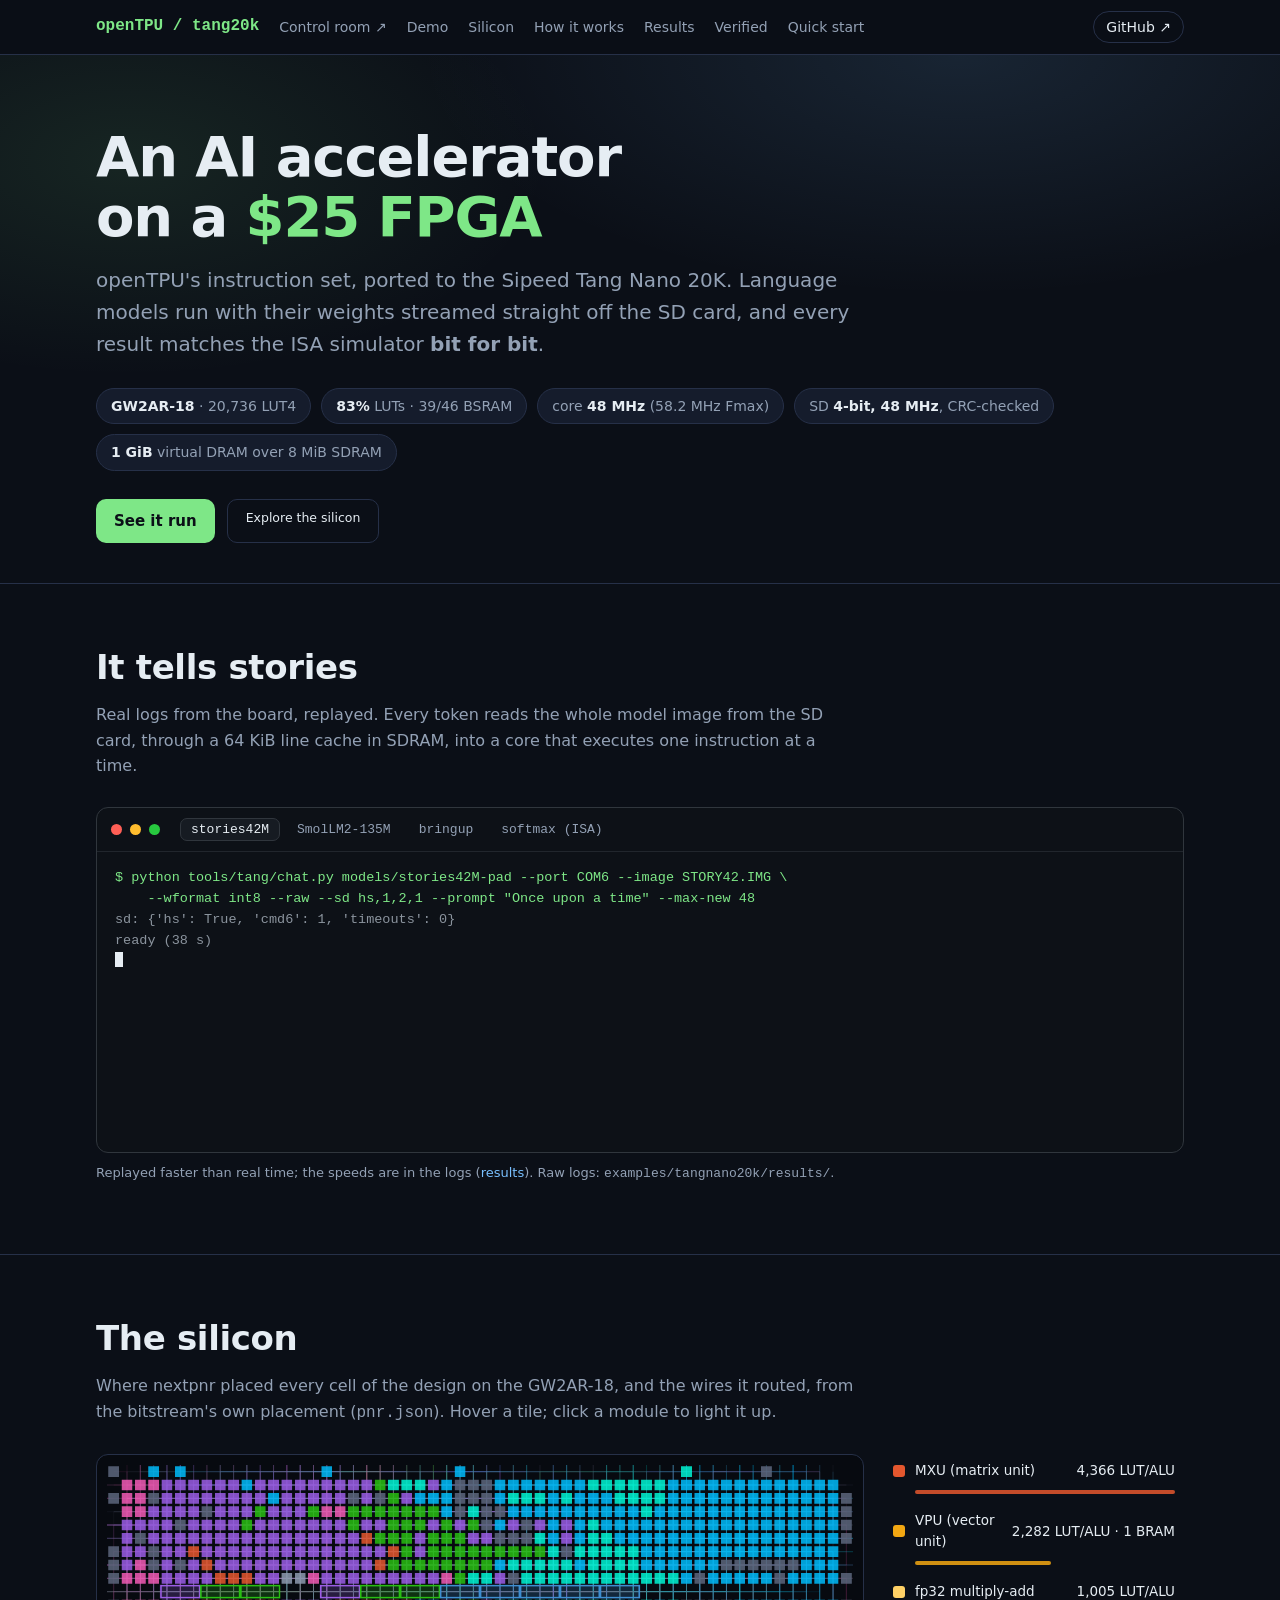
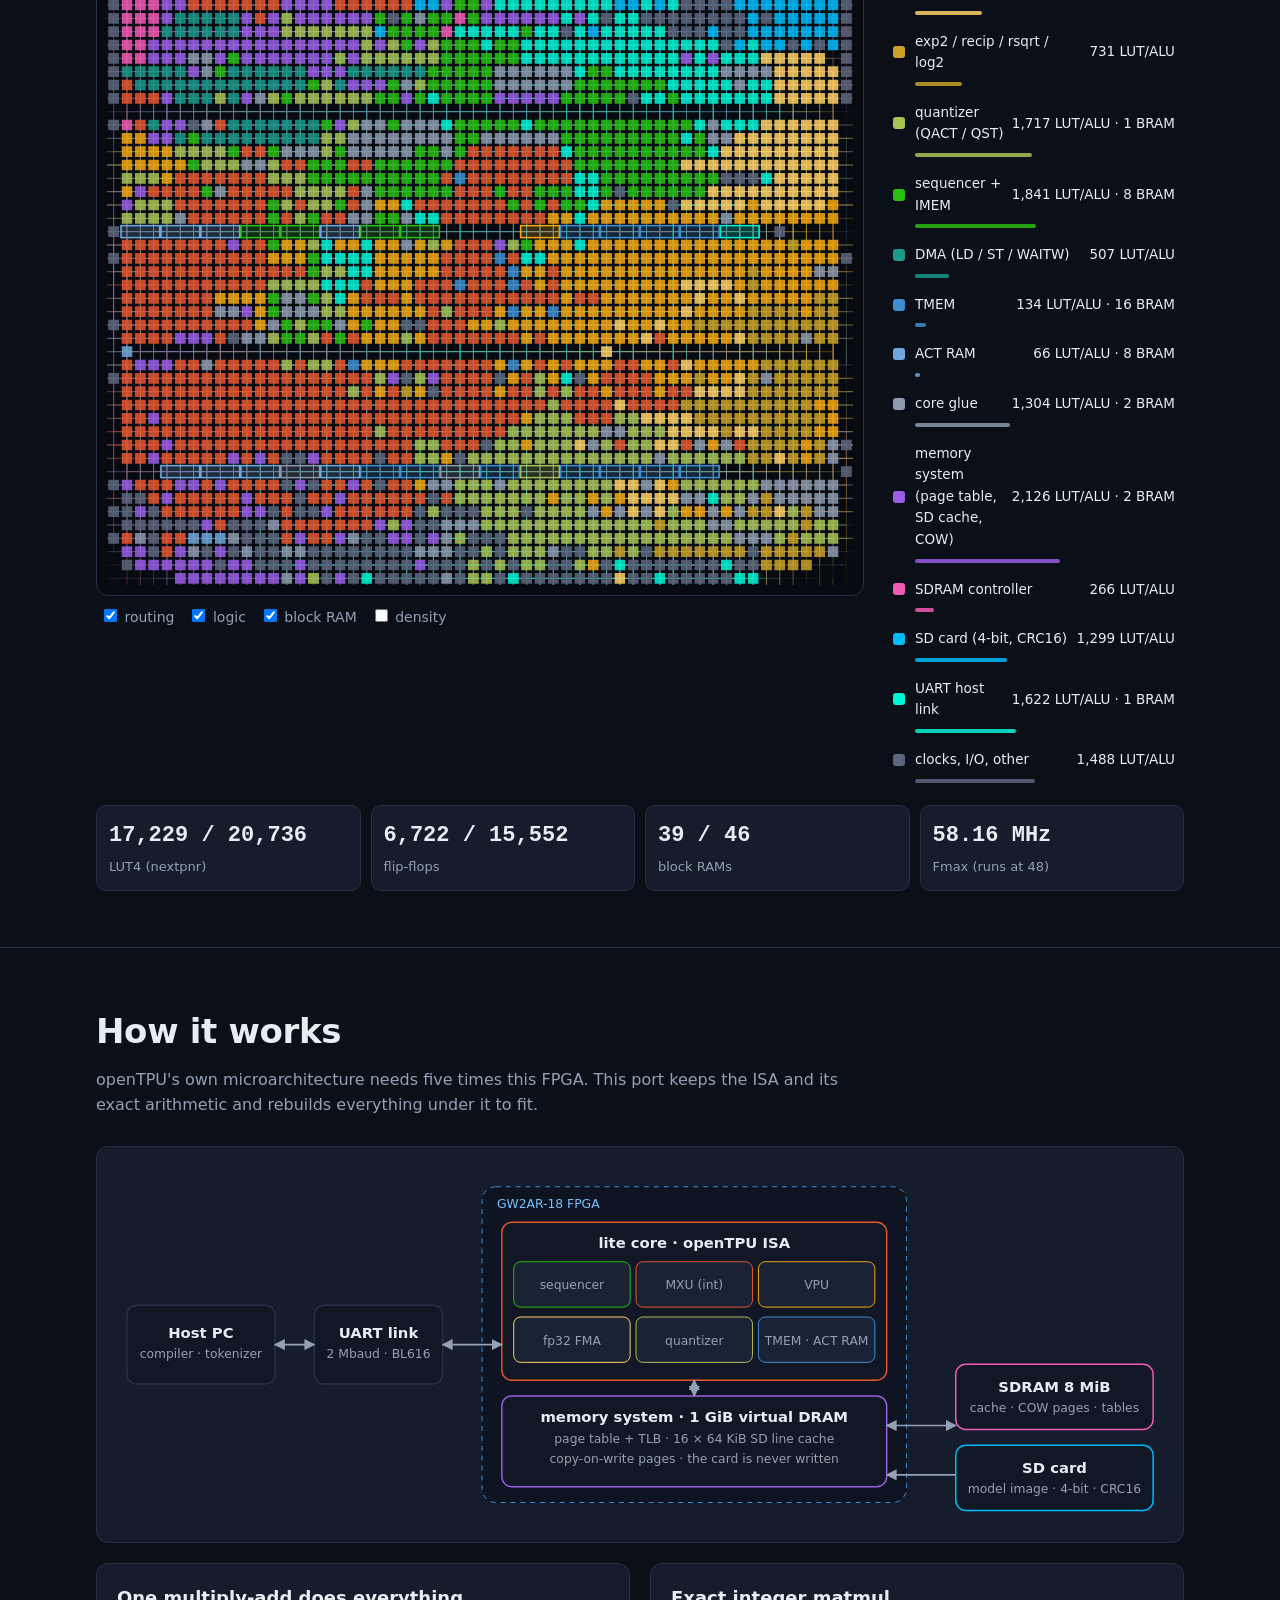
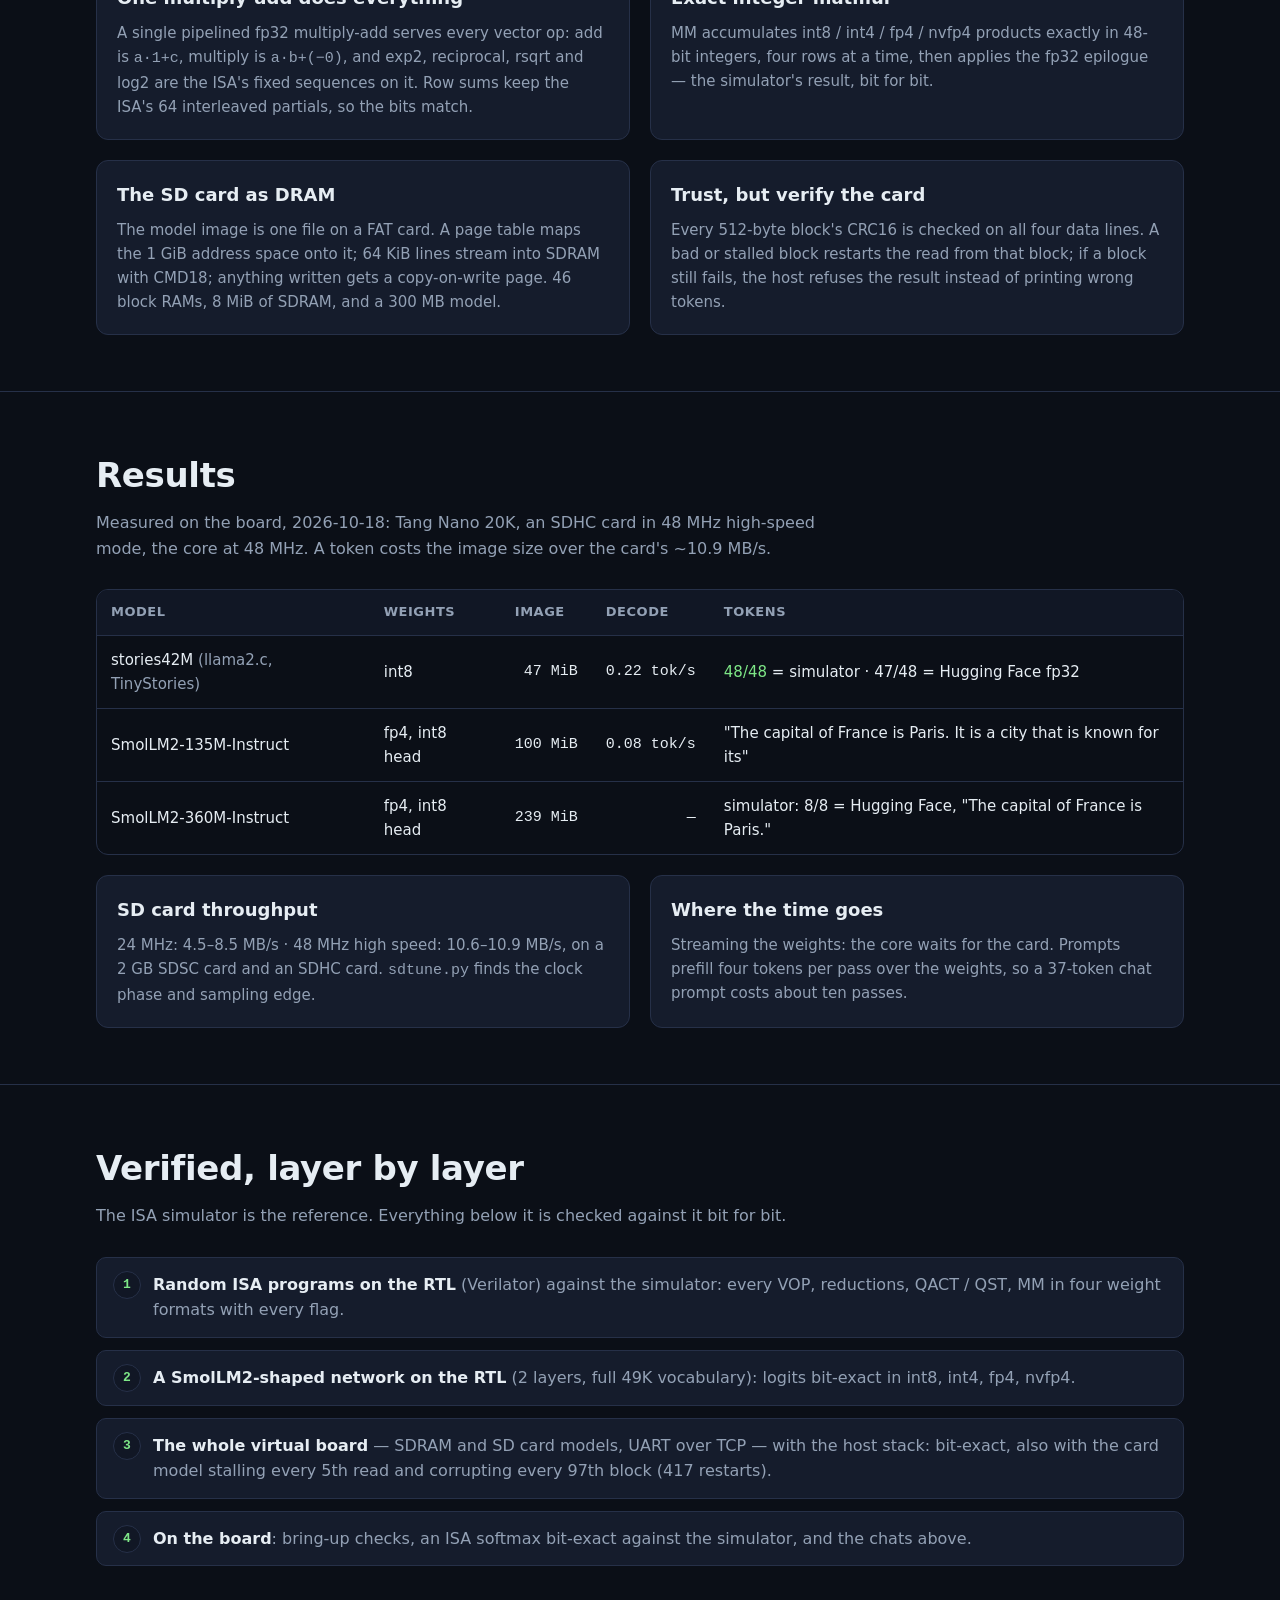
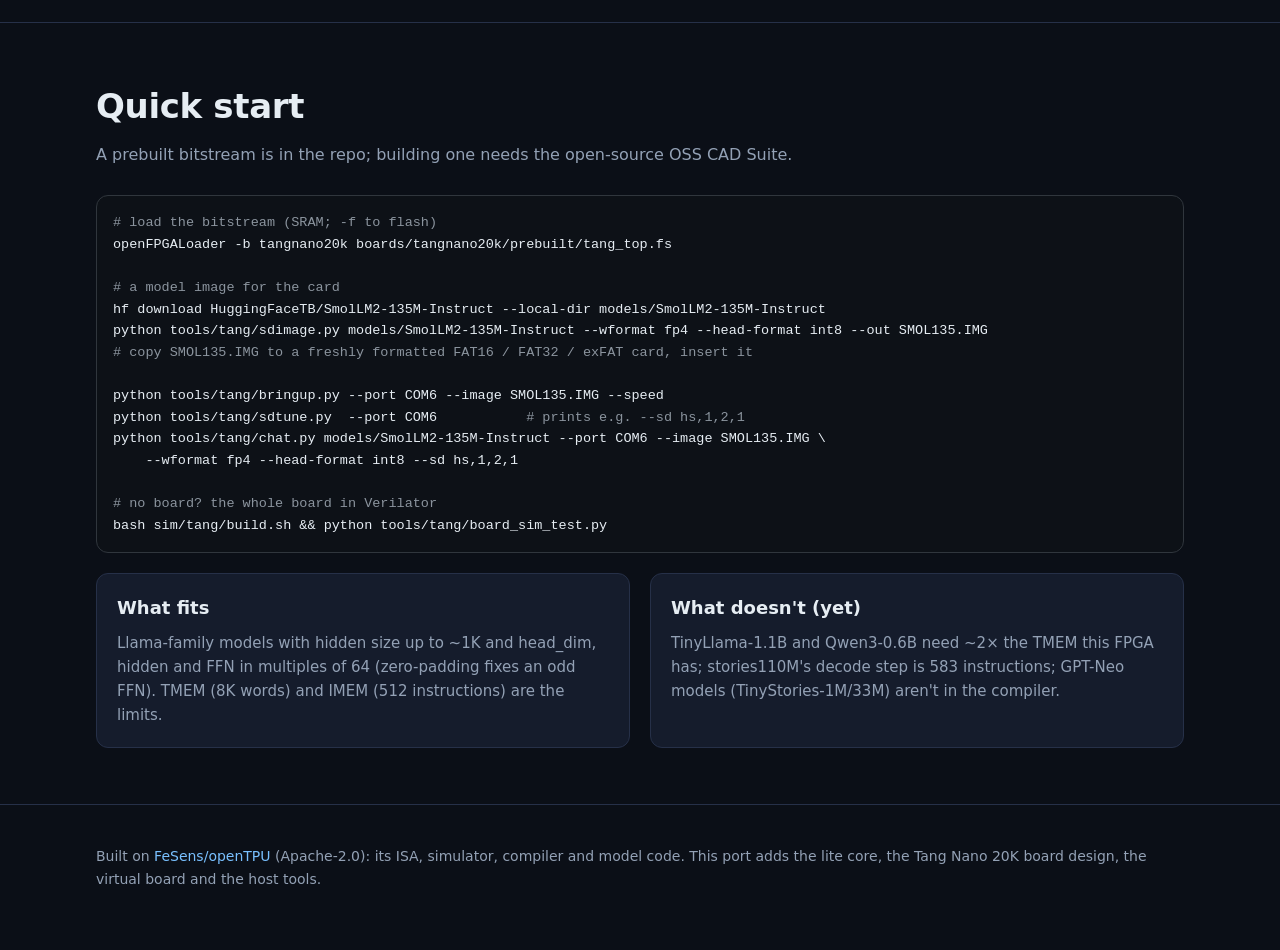
<file: site/index.html>
<!doctype html>
<html lang="en">
<head>
<meta charset="utf-8">
<meta name="viewport" content="width=device-width, initial-scale=1">
<title>openTPU on Tang Nano 20K</title>
<meta name="repo" content="https://github.com/LakoMoor/openTPU-tangnano20k">
<meta name="description" content="An open-source AI accelerator on a $25 FPGA: openTPU's ISA on the Sipeed Tang Nano 20K, language models streamed from the SD card, bit-exact with the simulator.">
<style>
  :root {
    --bg: #0b0f17; --bg2: #111725; --card: #151c2c; --line: #263048; --fg: #e6edf3; --dim: #93a1b5;
    --acc: #7ee787; --acc2: #79c0ff; --warn: #f3a712; --radius: 12px;
    --mono: ui-monospace, "SF Mono", Consolas, "Liberation Mono", monospace;
    --sans: system-ui, -apple-system, "Segoe UI", Roboto, sans-serif;
  }
  * { box-sizing: border-box; }
  html { scroll-behavior: smooth; }
  body { margin: 0; background: var(--bg); color: var(--fg); font: 16px/1.6 var(--sans); }
  a { color: var(--acc2); text-decoration: none; }
  a:hover { text-decoration: underline; }
  code, pre { font-family: var(--mono); }
  .wrap { max-width: 1120px; margin: 0 auto; padding: 0 16px; }
  nav { position: sticky; top: 0; z-index: 10; background: rgba(11,15,23,.85); backdrop-filter: blur(8px);
        border-bottom: 1px solid var(--line); }
  nav .wrap { display: flex; align-items: center; gap: 20px; height: 54px; overflow-x: auto; white-space: nowrap; }
  nav b { font-family: var(--mono); color: var(--acc); }
  nav a { color: var(--dim); font-size: 14px; }
  nav a:hover { color: var(--fg); text-decoration: none; }
  nav .gh { margin-left: auto; color: var(--fg); border: 1px solid var(--line); padding: 4px 12px; border-radius: 99px; }
  header { padding: 72px 0 40px; background:
           radial-gradient(900px 400px at 75% 0%, rgba(121,192,255,.12), transparent 60%),
           radial-gradient(700px 360px at 10% 20%, rgba(126,231,135,.10), transparent 60%); }
  h1 { font-size: clamp(32px, 6vw, 56px); line-height: 1.08; margin: 0 0 16px; letter-spacing: -.02em; }
  h1 span { color: var(--acc); }
  .lead { font-size: clamp(17px, 2.2vw, 20px); color: var(--dim); max-width: 760px; margin: 0 0 28px; }
  .chips { display: flex; flex-wrap: wrap; gap: 10px; margin-bottom: 28px; }
  .chip { border: 1px solid var(--line); background: var(--card); border-radius: 99px; padding: 6px 14px;
          font-size: 14px; color: var(--dim); }
  .chip b { color: var(--fg); }
  .btns { display: flex; gap: 12px; flex-wrap: wrap; }
  .btn { display: inline-block; padding: 10px 18px; border-radius: 10px; font-weight: 600; font-size: 15px; }
  .btn.p { background: var(--acc); color: #0b0f17; }
  .btn.s { border: 1px solid var(--line); color: var(--fg); }
  .btn:hover { text-decoration: none; filter: brightness(1.08); }
  section { padding: 56px 0; border-top: 1px solid var(--line); }
  h2 { font-size: clamp(24px, 3.4vw, 34px); margin: 0 0 8px; letter-spacing: -.01em; }
  .sub { color: var(--dim); margin: 0 0 28px; max-width: 760px; }
  .grid2 { display: grid; grid-template-columns: 1fr 1fr; gap: 20px; }
  @media (max-width: 860px) { .grid2 { grid-template-columns: 1fr; } }
  .card { background: var(--card); border: 1px solid var(--line); border-radius: var(--radius); padding: 20px; }
  .card h3 { margin: 0 0 8px; font-size: 18px; }
  .card p { margin: 0; color: var(--dim); font-size: 15px; }

  /* terminal */
  .term { background: #0d1117; border: 1px solid #30363d; border-radius: var(--radius); overflow: hidden; }
  .term .bar { display: flex; align-items: center; gap: 8px; padding: 10px 14px; border-bottom: 1px solid #21262d; }
  .dot { width: 11px; height: 11px; border-radius: 50%; }
  .tabs { margin-left: 12px; display: flex; gap: 6px; flex-wrap: wrap; }
  .tab { font: 13px var(--mono); color: var(--dim); background: none; border: 1px solid transparent;
         border-radius: 7px; padding: 3px 10px; cursor: pointer; }
  .tab.on { color: var(--fg); border-color: #30363d; background: #161b22; }
  .term pre { margin: 0; padding: 16px 18px; min-height: 300px; max-height: 460px; overflow: auto;
              font-size: 13.5px; line-height: 1.55; white-space: pre-wrap; word-break: break-word; }
  .t-cmd { color: #7ee787; } .t-dim { color: #8b949e; } .t-ok { color: #79c0ff; } .t-out { color: #e6edf3; }
  .cursor { display: inline-block; width: 8px; height: 15px; background: #e6edf3; vertical-align: -2px;
            animation: blink 1s steps(1) infinite; }
  @keyframes blink { 50% { opacity: 0; } }
  .note { font-size: 13px; color: var(--dim); margin-top: 10px; }

  /* silicon */
  .sil { display: grid; grid-template-columns: minmax(0, 1fr) 300px; gap: 20px; align-items: start; }
  @media (max-width: 960px) { .sil { grid-template-columns: 1fr; } }
  .chipview { position: relative; background: #070a10; border: 1px solid var(--line); border-radius: var(--radius);
              padding: 10px; }
  canvas { width: 100%; height: auto; display: block; image-rendering: auto; touch-action: none; }
  .tip { position: absolute; pointer-events: none; background: rgba(13,17,23,.95); border: 1px solid #30363d;
         border-radius: 8px; padding: 8px 10px; font: 12px/1.5 var(--mono); color: var(--fg); display: none;
         max-width: 260px; z-index: 2; }
  .ctrls { display: flex; flex-wrap: wrap; gap: 14px; margin: 10px 4px 2px; font-size: 14px; color: var(--dim); }
  .ctrls label { cursor: pointer; user-select: none; }
  .legend { display: flex; flex-direction: column; gap: 4px; }
  .lg { display: grid; grid-template-columns: 14px 1fr auto; align-items: center; gap: 8px; padding: 5px 8px;
        border-radius: 8px; cursor: pointer; font-size: 13.5px; border: 1px solid transparent; }
  .lg:hover, .lg.on { background: var(--bg2); border-color: var(--line); }
  .lg i { width: 12px; height: 12px; border-radius: 3px; }
  .lg span:last-child { color: var(--dim); font-family: var(--mono); font-size: 12px; }
  .bar2 { height: 4px; border-radius: 2px; grid-column: 2 / 4; opacity: .85; }
  .stats { display: grid; grid-template-columns: repeat(4, 1fr); gap: 10px; margin-top: 16px; }
  @media (max-width: 600px) { .stats { grid-template-columns: repeat(2, 1fr); } }
  .stat { background: var(--card); border: 1px solid var(--line); border-radius: 10px; padding: 12px; }
  .stat b { display: block; font-size: 22px; font-family: var(--mono); }
  .stat span { color: var(--dim); font-size: 13px; }

  /* tables */
  .tw { overflow-x: auto; border: 1px solid var(--line); border-radius: var(--radius); }
  table { border-collapse: collapse; width: 100%; font-size: 15px; min-width: 640px; }
  th, td { padding: 12px 14px; text-align: left; border-bottom: 1px solid var(--line); }
  th { color: var(--dim); font-weight: 600; font-size: 13px; text-transform: uppercase; letter-spacing: .04em;
       background: var(--bg2); }
  tr:last-child td { border-bottom: 0; }
  td.n { font-family: var(--mono); text-align: right; white-space: nowrap; }
  .ok { color: var(--acc); }
  pre.code { background: #0d1117; border: 1px solid #30363d; border-radius: var(--radius); padding: 16px;
             overflow-x: auto; font-size: 13.5px; line-height: 1.6; color: #e6edf3; }
  pre.code .c { color: #8b949e; }
  ol.steps { counter-reset: s; list-style: none; padding: 0; margin: 0; display: grid; gap: 12px; }
  ol.steps li { counter-increment: s; background: var(--card); border: 1px solid var(--line); border-radius: 10px;
                padding: 14px 16px 14px 56px; position: relative; color: var(--dim); }
  ol.steps li::before { content: counter(s); position: absolute; left: 16px; top: 13px; width: 26px; height: 26px;
                        border-radius: 50%; background: var(--bg2); border: 1px solid var(--line); color: var(--acc);
                        font: 600 13px/26px var(--mono); text-align: center; }
  ol.steps b { color: var(--fg); }
  .arch svg { width: 100%; height: auto; display: block; }
  footer { padding: 40px 0 60px; color: var(--dim); font-size: 14px; border-top: 1px solid var(--line); }
</style>
</head>
<body>
<nav><div class="wrap">
  <b>openTPU / tang20k</b>
  <a href="control/">Control room ↗</a>
  <a href="#demo">Demo</a><a href="#silicon">Silicon</a><a href="#how">How it works</a>
  <a href="#results">Results</a><a href="#verified">Verified</a><a href="#start">Quick start</a>
  <a class="gh" id="gh" href="#">GitHub ↗</a>
</div></nav>

<header><div class="wrap">
  <h1>An AI accelerator<br>on a <span>$25 FPGA</span></h1>
  <p class="lead">openTPU's instruction set, ported to the Sipeed Tang Nano 20K. Language models run with
    their weights streamed straight off the SD card, and every result matches the ISA simulator
    <b>bit for bit</b>.</p>
  <div class="chips">
    <span class="chip"><b>GW2AR-18</b> · 20,736 LUT4</span>
    <span class="chip"><b>83%</b> LUTs · 39/46 BSRAM</span>
    <span class="chip">core <b>48 MHz</b> (58.2 MHz Fmax)</span>
    <span class="chip">SD <b>4-bit, 48 MHz</b>, CRC-checked</span>
    <span class="chip"><b>1 GiB</b> virtual DRAM over 8 MiB SDRAM</span>
  </div>
  <div class="btns">
    <a class="btn p" href="#demo">See it run</a>
    <a class="btn s" href="#silicon">Explore the silicon</a>
  </div>
</div></header>

<section id="demo"><div class="wrap">
  <h2>It tells stories</h2>
  <p class="sub">Real logs from the board, replayed. Every token reads the whole model image from the SD card,
    through a 64 KiB line cache in SDRAM, into a core that executes one instruction at a time.</p>
  <div class="term">
    <div class="bar">
      <span class="dot" style="background:#ff5f56"></span><span class="dot" style="background:#ffbd2e"></span>
      <span class="dot" style="background:#27c93f"></span>
      <div class="tabs" id="tabs"></div>
    </div>
    <pre id="term"></pre>
  </div>
  <p class="note">Replayed faster than real time; the speeds are in the logs (<a href="#results">results</a>).
    Raw logs: <code>examples/tangnano20k/results/</code>.</p>
</div></section>

<section id="silicon"><div class="wrap">
  <h2>The silicon</h2>
  <p class="sub">Where nextpnr placed every cell of the design on the GW2AR-18, and the wires it routed, from the
    bitstream's own placement (<code>pnr.json</code>). Hover a tile; click a module to light it up.</p>
  <div class="sil">
    <div>
      <div class="chipview" id="chipview">
        <canvas id="cv" width="1120" height="1080" aria-label="Placed and routed FPGA floorplan"></canvas>
        <div class="tip" id="tip"></div>
      </div>
      <div class="ctrls">
        <label><input type="checkbox" id="c-route" checked> routing</label>
        <label><input type="checkbox" id="c-cells" checked> logic</label>
        <label><input type="checkbox" id="c-bram" checked> block RAM</label>
        <label><input type="checkbox" id="c-dens"> density</label>
      </div>
    </div>
    <div class="legend" id="legend"></div>
  </div>
  <div class="stats" id="stats"></div>
</div></section>

<section id="how"><div class="wrap">
  <h2>How it works</h2>
  <p class="sub">openTPU's own microarchitecture needs five times this FPGA. This port keeps the ISA and its exact
    arithmetic and rebuilds everything under it to fit.</p>
  <div class="card arch" style="margin-bottom:20px">
    <svg viewBox="0 0 1060 360" role="img" aria-label="Block diagram">
      <defs><marker id="ar" viewBox="0 0 10 10" refX="9" refY="5" markerWidth="7" markerHeight="7" orient="auto-start-reverse">
        <path d="M0 0L10 5L0 10z" fill="#93a1b5"/></marker></defs>
      <style>
        .bx{fill:#111725;stroke:#263048;stroke-width:1.5;rx:10}
        .t{fill:#e6edf3;font:600 15px system-ui,sans-serif}
        .s{fill:#93a1b5;font:12.5px system-ui,sans-serif}
        .ln{stroke:#93a1b5;stroke-width:1.6;fill:none}
      </style>
      <rect class="bx" x="10" y="140" width="150" height="80" rx="10"/>
      <text class="t" x="85" y="173" text-anchor="middle">Host PC</text>
      <text class="s" x="85" y="194" text-anchor="middle">compiler · tokenizer</text>
      <rect class="bx" x="200" y="140" width="130" height="80" rx="10"/>
      <text class="t" x="265" y="173" text-anchor="middle">UART link</text>
      <text class="s" x="265" y="194" text-anchor="middle">2 Mbaud · BL616</text>
      <rect x="370" y="20" width="430" height="320" rx="14" fill="#0e1422" stroke="#3e8ed0" stroke-dasharray="5 5"/>
      <text class="s" x="385" y="42" style="fill:#79c0ff">GW2AR-18 FPGA</text>
      <rect class="bx" x="390" y="56" width="390" height="160" rx="10" style="stroke:#e4572e"/>
      <text class="t" x="585" y="82" text-anchor="middle">lite core · openTPU ISA</text>
      <g class="s">
        <rect x="402" y="96" width="118" height="46" rx="7" fill="#1a2335" stroke="#29bf12"/><text x="461" y="124" text-anchor="middle">sequencer</text>
        <rect x="526" y="96" width="118" height="46" rx="7" fill="#1a2335" stroke="#e4572e"/><text x="585" y="124" text-anchor="middle">MXU (int)</text>
        <rect x="650" y="96" width="118" height="46" rx="7" fill="#1a2335" stroke="#f3a712"/><text x="709" y="124" text-anchor="middle">VPU</text>
        <rect x="402" y="152" width="118" height="46" rx="7" fill="#1a2335" stroke="#ffd166"/><text x="461" y="180" text-anchor="middle">fp32 FMA</text>
        <rect x="526" y="152" width="118" height="46" rx="7" fill="#1a2335" stroke="#a8c256"/><text x="585" y="180" text-anchor="middle">quantizer</text>
        <rect x="650" y="152" width="118" height="46" rx="7" fill="#1a2335" stroke="#3e8ed0"/><text x="709" y="180" text-anchor="middle">TMEM · ACT RAM</text>
      </g>
      <rect class="bx" x="390" y="232" width="390" height="92" rx="10" style="stroke:#9b5de5"/>
      <text class="t" x="585" y="258" text-anchor="middle">memory system · 1 GiB virtual DRAM</text>
      <text class="s" x="585" y="280" text-anchor="middle">page table + TLB · 16 × 64 KiB SD line cache</text>
      <text class="s" x="585" y="300" text-anchor="middle">copy-on-write pages · the card is never written</text>
      <rect class="bx" x="850" y="200" width="200" height="66" rx="10" style="stroke:#f15bb5"/>
      <text class="t" x="950" y="228" text-anchor="middle">SDRAM 8 MiB</text>
      <text class="s" x="950" y="248" text-anchor="middle">cache · COW pages · tables</text>
      <rect class="bx" x="850" y="282" width="200" height="66" rx="10" style="stroke:#00bbf9"/>
      <text class="t" x="950" y="310" text-anchor="middle">SD card</text>
      <text class="s" x="950" y="330" text-anchor="middle">model image · 4-bit · CRC16</text>
      <path class="ln" d="M160 180H200" marker-start="url(#ar)" marker-end="url(#ar)"/>
      <path class="ln" d="M330 180H390" marker-start="url(#ar)" marker-end="url(#ar)"/>
      <path class="ln" d="M585 216V232" marker-start="url(#ar)" marker-end="url(#ar)"/>
      <path class="ln" d="M780 262H850" marker-start="url(#ar)" marker-end="url(#ar)"/>
      <path class="ln" d="M850 312H780" marker-end="url(#ar)"/>
    </svg>
  </div>
  <div class="grid2">
    <div class="card"><h3>One multiply-add does everything</h3><p>A single pipelined fp32 multiply-add serves every
      vector op: add is <code>a·1+c</code>, multiply is <code>a·b+(−0)</code>, and exp2, reciprocal, rsqrt and log2 are the
      ISA's fixed sequences on it. Row sums keep the ISA's 64 interleaved partials, so the bits match.</p></div>
    <div class="card"><h3>Exact integer matmul</h3><p>MM accumulates int8 / int4 / fp4 / nvfp4 products exactly in
      48-bit integers, four rows at a time, then applies the fp32 epilogue — the simulator's result, bit for bit.</p></div>
    <div class="card"><h3>The SD card as DRAM</h3><p>The model image is one file on a FAT card. A page table maps the
      1 GiB address space onto it; 64 KiB lines stream into SDRAM with CMD18; anything written gets a copy-on-write
      page. 46 block RAMs, 8 MiB of SDRAM, and a 300 MB model.</p></div>
    <div class="card"><h3>Trust, but verify the card</h3><p>Every 512-byte block's CRC16 is checked on all four data
      lines. A bad or stalled block restarts the read from that block; if a block still fails, the host refuses the
      result instead of printing wrong tokens.</p></div>
  </div>
</div></section>

<section id="results"><div class="wrap">
  <h2>Results</h2>
  <p class="sub">Measured on the board, 2026-10-18: Tang Nano 20K, an SDHC card in 48 MHz high-speed mode, the core at
    48 MHz. A token costs the image size over the card's ~10.9 MB/s.</p>
  <div class="tw"><table>
    <thead><tr><th>Model</th><th>Weights</th><th>Image</th><th>Decode</th><th>Tokens</th></tr></thead>
    <tbody>
      <tr><td>stories42M <span style="color:var(--dim)">(llama2.c, TinyStories)</span></td><td>int8</td><td class="n">47 MiB</td>
          <td class="n">0.22 tok/s</td><td><span class="ok">48/48</span> = simulator · 47/48 = Hugging Face fp32</td></tr>
      <tr><td>SmolLM2-135M-Instruct</td><td>fp4, int8 head</td><td class="n">100 MiB</td><td class="n">0.08 tok/s</td>
          <td>"The capital of France is Paris. It is a city that is known for its"</td></tr>
      <tr><td>SmolLM2-360M-Instruct</td><td>fp4, int8 head</td><td class="n">239 MiB</td><td class="n" id="r360">—</td>
          <td>simulator: 8/8 = Hugging Face, "The capital of France is Paris."</td></tr>
    </tbody>
  </table></div>
  <div class="grid2" style="margin-top:20px">
    <div class="card"><h3>SD card throughput</h3><p>24 MHz: 4.5–8.5 MB/s · 48 MHz high speed: 10.6–10.9 MB/s, on a 2 GB
      SDSC card and an SDHC card. <code>sdtune.py</code> finds the clock phase and sampling edge.</p></div>
    <div class="card"><h3>Where the time goes</h3><p>Streaming the weights: the core waits for the card. Prompts prefill
      four tokens per pass over the weights, so a 37-token chat prompt costs about ten passes.</p></div>
  </div>
</div></section>

<section id="verified"><div class="wrap">
  <h2>Verified, layer by layer</h2>
  <p class="sub">The ISA simulator is the reference. Everything below it is checked against it bit for bit.</p>
  <ol class="steps">
    <li><b>Random ISA programs on the RTL</b> (Verilator) against the simulator: every VOP, reductions, QACT / QST, MM in
      four weight formats with every flag.</li>
    <li><b>A SmolLM2-shaped network on the RTL</b> (2 layers, full 49K vocabulary): logits bit-exact in int8, int4, fp4,
      nvfp4.</li>
    <li><b>The whole virtual board</b> — SDRAM and SD card models, UART over TCP — with the host stack: bit-exact, also
      with the card model stalling every 5th read and corrupting every 97th block (417 restarts).</li>
    <li><b>On the board</b>: bring-up checks, an ISA softmax bit-exact against the simulator, and the chats above.</li>
  </ol>
</div></section>

<section id="start"><div class="wrap">
  <h2>Quick start</h2>
  <p class="sub">A prebuilt bitstream is in the repo; building one needs the open-source OSS CAD Suite.</p>
<pre class="code"><span class="c"># load the bitstream (SRAM; -f to flash)</span>
openFPGALoader -b tangnano20k boards/tangnano20k/prebuilt/tang_top.fs

<span class="c"># a model image for the card</span>
hf download HuggingFaceTB/SmolLM2-135M-Instruct --local-dir models/SmolLM2-135M-Instruct
python tools/tang/sdimage.py models/SmolLM2-135M-Instruct --wformat fp4 --head-format int8 --out SMOL135.IMG
<span class="c"># copy SMOL135.IMG to a freshly formatted FAT16 / FAT32 / exFAT card, insert it</span>

python tools/tang/bringup.py --port COM6 --image SMOL135.IMG --speed
python tools/tang/sdtune.py  --port COM6           <span class="c"># prints e.g. --sd hs,1,2,1</span>
python tools/tang/chat.py models/SmolLM2-135M-Instruct --port COM6 --image SMOL135.IMG \
    --wformat fp4 --head-format int8 --sd hs,1,2,1

<span class="c"># no board? the whole board in Verilator</span>
bash sim/tang/build.sh &amp;&amp; python tools/tang/board_sim_test.py</pre>
  <div class="grid2" style="margin-top:20px">
    <div class="card"><h3>What fits</h3><p>Llama-family models with hidden size up to ~1K and head_dim, hidden and FFN in
      multiples of 64 (zero-padding fixes an odd FFN). TMEM (8K words) and IMEM (512 instructions) are the limits.</p></div>
    <div class="card"><h3>What doesn't (yet)</h3><p>TinyLlama-1.1B and Qwen3-0.6B need ~2× the TMEM this FPGA has;
      stories110M's decode step is 583 instructions; GPT-Neo models (TinyStories-1M/33M) aren't in the compiler.</p></div>
  </div>
</div></section>

<footer><div class="wrap">
  Built on <a href="https://github.com/FeSens/openTPU">FeSens/openTPU</a> (Apache-2.0): its ISA, simulator, compiler and
  model code. This port adds the lite core, the Tang Nano 20K board design, the virtual board and the host tools.
</div></footer>

<script>
// --- set this to the repository's URL --------------------------------------------------------------
const REPO = document.querySelector('meta[name="repo"]')?.content || "https://github.com/";
document.getElementById("gh").href = REPO;

// --- terminal replay (the board's own logs) -------------------------------------------------------
const LOGS = {
  "stories42M": [
    ["$ python tools/tang/chat.py models/stories42M-pad --port COM6 --image STORY42.IMG \\\n    --wformat int8 --raw --sd hs,1,2,1 --prompt \"Once upon a time\" --max-new 48", "cmd"],
    ["sd: {'hs': True, 'cmd6': 1, 'timeouts': 0}\nready (38 s)", "dim"],
    ["@Once upon a time, there was a little girl named Lily. She loved to play outside in the sunshine. One day, she saw a big, yellow flower in the garden. It was a sunflower! Lily thought it was so", "stream"],
    ["\n[5 prompt tokens 27.4 s, 48 tokens 213.5 s = 0.22 tok/s]", "dim"],
  ],
  "SmolLM2-135M": [
    ["$ python tools/tang/chat.py models/SmolLM2-135M-Instruct --port COM6 --image SMOL135.IMG \\\n    --wformat fp4 --head-format int8 --sd hs,1,2,1 --prompt \"What is the capital of France?\"", "cmd"],
    ["sd: {'hs': True, 'cmd6': 1, 'timeouts': 0}\nready (110 s)", "dim"],
    ["@The capital of France is Paris. It is a city that is known for its", "stream"],
    ["\n[37 prompt tokens 189.1 s, 16 tokens 192.9 s = 0.08 tok/s]", "dim"],
  ],
  "bringup": [
    ["$ python tools/tang/bringup.py --port COM6 --image STORY42.IMG --speed --sd hs,1,2,1", "cmd"],
    ["[1] board: build 24f03996, hash fbf57956 (host fbf57956), CAPS e3000000, 48000 kHz", "out"],
    ["[2] SD card ready\n    bus: {'hs': True, 'cmd6': 1, 'timeouts': 0}\n    card: SDHC True\n    STORY42.IMG: block 727808, 47.0 MiB", "out"],
    ["[3] SDRAM: 1 MiB written (43 kB/s) and read (76 kB/s): 0 words wrong, 256 COW pages", "ok"],
    ["[4] card: 32 line fills in 0.19 s = 10.9 MB/s; reads restarted so far 36, blocks lost 0", "out"],
    ["[5] core: 7393 cycles, 6 instructions, exp2 + rsum bit-exact", "ok"],
  ],
  "softmax (ISA)": [
    ["$ python examples/tangnano20k/softmax_isa.py --port COM6", "cmd"],
    ["board: 8890 cycles (185 us), 8 instructions", "out"],
    ["board vs ISA simulator: bit-exact", "ok"],
    ["board vs numpy: max |error| 5.96e-08, sum 1.000000\nfirst values: [0.00105 0.00048 0.00492 0.00099 0.00014 0.00213]", "out"],
  ],
};
const term = document.getElementById("term"), tabs = document.getElementById("tabs");
let run = 0;
function esc(s) { return s.replace(/[&<>]/g, c => ({ "&": "&amp;", "<": "&lt;", ">": "&gt;" })[c]); }
const sleep = ms => new Promise(r => setTimeout(r, ms));
async function play(name) {
  const me = ++run;
  [...tabs.children].forEach(b => b.classList.toggle("on", b.dataset.k === name));
  let html = "";
  const show = (tail = "") => { term.innerHTML = html + tail + '<span class="cursor"></span>'; term.scrollTop = term.scrollHeight; };
  for (const [text, kind] of LOGS[name]) {
    if (me !== run) return;
    if (kind === "cmd") {
      for (let i = 0; i <= text.length; i += 2) {
        if (me !== run) return;
        show('<span class="t-cmd">' + esc(text.slice(0, i)) + "</span>");
        await sleep(12);
      }
      html += '<span class="t-cmd">' + esc(text) + "</span>\n"; await sleep(500);
    } else if (kind === "stream") {
      const words = text.slice(1).split(/(?=[ ,.!])/);
      let s = "";
      for (const w of words) {
        if (me !== run) return;
        s += w; show('<span class="t-out">' + esc(s) + "</span>"); await sleep(90);
      }
      html += '<span class="t-out">' + esc(s) + "</span>";
    } else {
      html += '<span class="t-' + kind + '">' + esc(text) + "</span>\n"; show(); await sleep(420);
    }
  }
  show();
}
Object.keys(LOGS).forEach(k => {
  const b = document.createElement("button"); b.className = "tab"; b.textContent = k; b.dataset.k = k;
  b.onclick = () => play(k); tabs.appendChild(b);
});
const io = new IntersectionObserver(e => { if (e[0].isIntersecting) { play("stories42M"); io.disconnect(); } });
io.observe(term);

// --- silicon viewer -------------------------------------------------------------------------------
const cv = document.getElementById("cv"), ctx = cv.getContext("2d"), tip = document.getElementById("tip");
let D = null, focus = -1, tileAt = new Map();
const opt = id => document.getElementById(id).checked;
function hexA(h, a) { const n = parseInt(h.slice(1), 16); return `rgba(${n >> 16},${(n >> 8) & 255},${n & 255},${a})`; }
function draw() {
  if (!D) return;
  const S = cv.width / D.w;
  cv.height = Math.round(S * D.h);
  ctx.fillStyle = "#070a10"; ctx.fillRect(0, 0, cv.width, cv.height);
  if (opt("c-route")) {
    ctx.lineWidth = Math.max(.6, S * .05);
    for (const [g, x0, y0, x1, y1, n] of D.segs) {
      const on = focus < 0 || focus === g;
      ctx.strokeStyle = hexA(D.groups[g].color, on ? Math.min(.55, .10 + n * .05) : .025);
      ctx.beginPath(); ctx.moveTo((x0 + .5) * S, (y0 + .5) * S); ctx.lineTo((x1 + .5) * S, (y1 + .5) * S); ctx.stroke();
    }
  }
  if (opt("c-cells")) {
    for (const [x, y, cnt] of D.tiles) {
      let g = cnt[0][0], m = 0, tot = 0;
      for (const [gg, n] of cnt) { tot += n; if (n > m) { m = n; g = gg; } }
      let a = opt("c-dens") ? Math.min(1, .15 + tot / 28) : .85;
      if (focus >= 0) {
        const f = cnt.find(e => e[0] === focus);
        if (!f) { a = .06; } else { g = focus; a = Math.min(1, .35 + f[1] / 20); }
      }
      ctx.fillStyle = hexA(D.groups[g].color, a);
      ctx.fillRect(x * S + S * .1, y * S + S * .1, S * .8, S * .8);
    }
  }
  if (opt("c-bram")) {
    ctx.lineWidth = Math.max(1.2, S * .12);
    for (const [x, y, g] of D.bsram) {
      const on = focus < 0 || focus === g;
      ctx.strokeStyle = hexA(D.groups[g].color, on ? 1 : .15);
      ctx.fillStyle = hexA(D.groups[g].color, on ? .22 : .03);
      ctx.fillRect(x * S + 1, y * S + 1, 3 * S - 2, S - 2);
      ctx.strokeRect(x * S + 1, y * S + 1, 3 * S - 2, S - 2);
    }
  }
}
function legend() {
  const L = document.getElementById("legend"); L.innerHTML = "";
  const tot = g => Object.entries(g.cells).filter(([k]) => k !== "IO" && k !== "other").reduce((s, [, v]) => s + v, 0);
  const maxT = Math.max(...D.groups.map(tot));
  D.groups.forEach((g, i) => {
    if (!tot(g)) return;
    const c = g.cells, d = document.createElement("div");
    d.className = "lg" + (focus === i ? " on" : "");
    d.innerHTML = `<i style="background:${g.color}"></i><span>${g.label}</span><span>${((c.LUT || 0) + (c.ALU || 0)).toLocaleString()} LUT/ALU${c.BSRAM ? " · " + c.BSRAM + " BRAM" : ""}</span>` +
                  `<div class="bar2" style="background:${g.color};width:${100 * tot(g) / maxT}%"></div>`;
    d.onmouseenter = () => { focus = i; draw(); };
    d.onmouseleave = () => { if (!d.dataset.pin) { focus = -1; draw(); } };
    d.onclick = () => { const pin = !d.dataset.pin; [...L.children].forEach(e => { delete e.dataset.pin; e.classList.remove("on"); });
                        if (pin) { d.dataset.pin = 1; d.classList.add("on"); focus = i; } else focus = -1; draw(); };
    L.appendChild(d);
  });
  const U = D.util || {}, u = k => U[k] ? `${U[k][0].toLocaleString()} / ${U[k][1].toLocaleString()}` : "?";
  document.getElementById("stats").innerHTML = [
    [u("LUT4"), "LUT4 (nextpnr)"], [u("DFF"), "flip-flops"],
    [u("BSRAM"), "block RAMs"], [(U.fmax_mhz || "?") + " MHz", "Fmax (runs at 48)"],
  ].map(([b, s]) => `<div class="stat"><b>${typeof b === "number" ? b.toLocaleString() : b}</b><span>${s}</span></div>`).join("");
}
cv.addEventListener("mousemove", ev => {
  if (!D) return;
  const r = cv.getBoundingClientRect(), x = Math.floor((ev.clientX - r.left) / r.width * D.w),
        y = Math.floor((ev.clientY - r.top) / r.height * D.h), t = tileAt.get(x + "," + y);
  const b = D.bsram.find(([bx, by]) => by === y && x >= bx && x < bx + 3);
  if (!t && !b) { tip.style.display = "none"; return; }
  let h = `<b>X${x}Y${y}</b><br>`;
  if (b) h += `block RAM · ${D.groups[b[2]].label}<br>`;
  if (t) h += t.sort((p, q) => q[1] - p[1]).map(([g, n]) => `<span style="color:${D.groups[g].color}">■</span> ${n} · ${D.groups[g].label}`).join("<br>");
  tip.innerHTML = h; tip.style.display = "block";
  const pr = cv.parentElement.getBoundingClientRect();
  tip.style.left = Math.min(ev.clientX - pr.left + 14, pr.width - 270) + "px";
  tip.style.top = (ev.clientY - pr.top + 14) + "px";
});
cv.addEventListener("mouseleave", () => tip.style.display = "none");
["c-route", "c-cells", "c-bram", "c-dens"].forEach(id => document.getElementById(id).onchange = draw);
fetch("data/silicon.json").then(r => r.json()).then(d => {
  D = d; for (const [x, y, c] of d.tiles) tileAt.set(x + "," + y, c.slice());
  legend(); draw();
}).catch(() => {
  ctx.fillStyle = "#93a1b5"; ctx.font = "16px system-ui"; ctx.fillText("data/silicon.json did not load (open the site over http)", 24, 40);
});
</script>
</body>
</html>
</file>
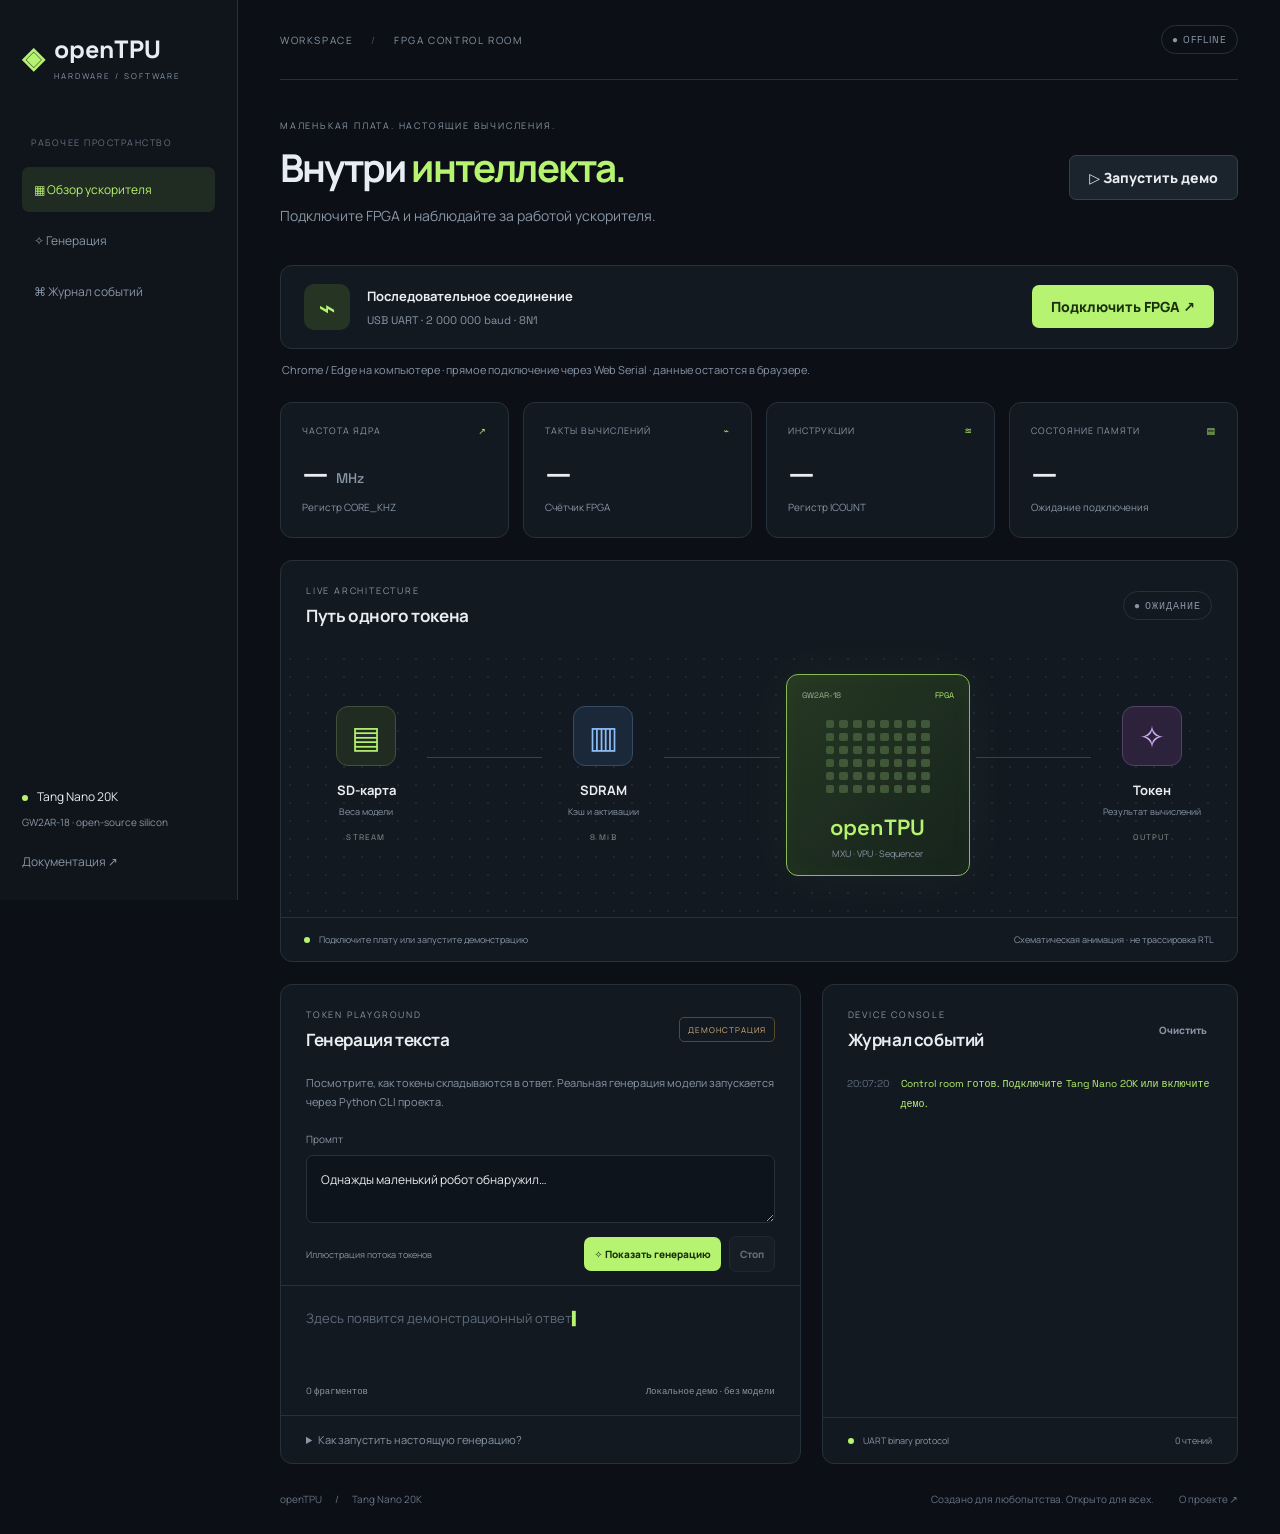
<file: site/control/index.html>
<!doctype html>
<html lang="ru">
<head><meta charset="utf-8"><meta name="viewport" content="width=device-width,initial-scale=1"><meta name="theme-color" content="#0c1016"><title>openTPU · Control room</title><link rel="stylesheet" href="style.css"></head>
<body>
<aside><a class="brand" href="../">◈ <span>openTPU<small>HARDWARE / SOFTWARE</small></span></a><div class="nav-label">РАБОЧЕЕ ПРОСТРАНСТВО</div><a class="nav active" href="#overview">▦ Обзор ускорителя</a><a class="nav" href="#generation">✧ Генерация</a><a class="nav" href="#terminal">⌘ Журнал событий</a><div class="aside-bottom"><span class="led"></span> Tang Nano 20K<small>GW2AR-18 · open-source silicon</small><a href="../">Документация ↗</a></div></aside>
<main id="overview"><header><div>WORKSPACE <span>/</span> FPGA CONTROL ROOM</div><span class="pill" id="connection">● OFFLINE</span></header>
<section class="heading"><div><div class="eyebrow">МАЛЕНЬКАЯ ПЛАТА. НАСТОЯЩИЕ ВЫЧИСЛЕНИЯ.</div><h1>Внутри <span>интеллекта.</span></h1><p>Подключите FPGA и наблюдайте за работой ускорителя.</p></div><button id="demo" class="secondary">▷ Запустить демо</button></section>
<div class="connect panel"><div class="connection-icon">⌁</div><div><strong>Последовательное соединение</strong><p id="portLabel">USB UART · 2 000 000 baud · 8N1</p></div><button id="connect">Подключить FPGA ↗</button></div>
<div id="notice" role="status">Chrome / Edge на компьютере · прямое подключение через Web Serial · данные остаются в браузере.</div>
<section class="stats"><article class="panel"><label>ЧАСТОТА ЯДРА <span>↗</span></label><strong id="clock">— <small>MHz</small></strong><p>Регистр CORE_KHZ</p></article><article class="panel"><label>ТАКТЫ ВЫЧИСЛЕНИЙ <span>⌁</span></label><strong id="cycles">—</strong><p>Счётчик FPGA</p></article><article class="panel"><label>ИНСТРУКЦИИ <span>≋</span></label><strong id="instructions">—</strong><p>Регистр ICOUNT</p></article><article class="panel"><label>СОСТОЯНИЕ ПАМЯТИ <span>▤</span></label><strong id="memory">—</strong><p id="sd">Ожидание подключения</p></article></section>
<section class="panel architecture"><div class="section-top"><div><div class="eyebrow">LIVE ARCHITECTURE</div><h2>Путь одного токена</h2></div><span class="pill" id="activity">● ОЖИДАНИЕ</span></div><div class="diagram" id="diagram"><div class="node sd"><div class="node-symbol">▤</div><strong>SD-карта</strong><small>Веса модели</small><span>STREAM</span></div><div class="wire"><i></i><i></i><i></i></div><div class="node ram"><div class="node-symbol">▥</div><strong>SDRAM</strong><small>Кэш и активации</small><span>8 MiB</span></div><div class="wire"><i></i><i></i><i></i></div><div class="chip"><div class="chip-top">GW2AR-18 <span>FPGA</span></div><div class="matrix" id="matrix"></div><strong>openTPU</strong><small>MXU · VPU · Sequencer</small></div><div class="wire"><i></i><i></i><i></i></div><div class="node output"><div class="node-symbol">✧</div><strong>Токен</strong><small>Результат вычислений</small><span>OUTPUT</span></div></div><div class="architecture-footer"><span><i class="dot"></i> <span id="flowLabel">Подключите плату или запустите демонстрацию</span></span><span>Схематическая анимация · не трассировка RTL</span></div></section>
<section class="lower"><article class="panel generation" id="generation"><div class="section-top"><div><div class="eyebrow">TOKEN PLAYGROUND</div><h2>Генерация текста</h2></div><span class="tag">ДЕМОНСТРАЦИЯ</span></div><p class="hint">Посмотрите, как токены складываются в ответ. Реальная генерация модели запускается через Python CLI проекта.</p><label for="prompt">Промпт</label><textarea id="prompt" rows="2" maxlength="2000">Однажды маленький робот обнаружил…</textarea><div class="generation-actions"><span>Иллюстрация потока токенов</span><button id="generate">✧ Показать генерацию</button><button id="stop" class="secondary" disabled>Стоп</button></div><div class="answer" id="answer" aria-live="polite"><span class="placeholder">Здесь появится демонстрационный ответ<span class="cursor">▍</span></span></div><div class="token-footer"><span id="tokenCount">0 фрагментов</span><span>Локальное демо · без модели</span></div><details><summary>Как запустить настоящую генерацию?</summary><p>Модель и соответствующий образ на SD-карте должны быть подготовлены заранее. Отключите порт в этой панели перед запуском CLI:</p><code>python tools/tang/chat.py MODEL_DIR --port COM6 --image SMOL135.IMG --wformat fp4 --head-format int8</code><p>Замените MODEL_DIR, COM6 и параметры формата на свои. Статический GitHub Pages не выполняет Python-компилятор.</p></details></article>
<article class="panel terminal" id="terminal"><div class="section-top"><div><div class="eyebrow">DEVICE CONSOLE</div><h2>Журнал событий</h2></div><button id="clear" class="text-button">Очистить</button></div><div id="logs" role="log" aria-live="polite"></div><div class="terminal-bottom"><span class="dot"></span> UART binary protocol <span id="packets">0 чтений</span></div></article></section>
<footer>openTPU <span>/</span> Tang Nano 20K <span>Создано для любопытства. Открыто для всех.</span><a href="../">О проекте ↗</a></footer></main><script type="module" src="app.js"></script></body></html>
</file>
<file: site/control/style.css>
@import url('https://fonts.googleapis.com/css2?family=Manrope:wght@400;500;600;700;800&family=Space+Grotesk:wght@400;500;600;700&display=swap');
:root{color-scheme:dark;--bg:#0c1016;--panel:#131921;--line:#26313b;--muted:#8996a6;--text:#e8edf1;--green:#b6f370}*{box-sizing:border-box}html{scroll-behavior:smooth}body{margin:0;background:var(--bg);color:var(--text);font:14px Manrope,system-ui,sans-serif}button,a,textarea{font:inherit}button{border:0;border-radius:7px;background:var(--green);color:#1c3010;padding:12px 19px;font-weight:800;cursor:pointer;transition:filter .2s,transform .2s}button:hover{filter:brightness(1.12);transform:translateY(-1px)}button:disabled{opacity:.4;cursor:default;transform:none}a{color:inherit;text-decoration:none}button:focus-visible,a:focus-visible,textarea:focus-visible{outline:2px solid var(--green);outline-offset:4px}aside{width:238px;position:fixed;inset:0 auto 0 0;border-right:1px solid var(--line);padding:33px 22px;background:#10151b}.brand{display:flex;align-items:center;gap:10px;font:700 29px 'Space Grotesk',sans-serif;color:var(--green)}.brand span{color:var(--text);font-size:25px}.brand small{display:block;font:8px Manrope;letter-spacing:2px;color:var(--muted);margin-top:5px}.nav-label{font-size:9px;letter-spacing:1.5px;color:#657180;margin:55px 9px 18px}.nav{display:block;padding:14px 12px;color:var(--muted);font-size:12px;margin:6px 0;border-radius:7px}.nav.active{background:#202c22;color:var(--green)}.aside-bottom{position:absolute;bottom:30px;font-size:12px}.aside-bottom small{display:block;color:var(--muted);font-size:10px;margin:10px 0 24px}.aside-bottom a{color:var(--muted)}.led,.dot{display:inline-block;width:6px;height:6px;border-radius:50%;background:var(--green);margin-right:7px}main{max-width:1660px;margin-left:238px;padding:0 42px}header{height:80px;display:flex;align-items:center;justify-content:space-between;border-bottom:1px solid var(--line);font-size:10px;letter-spacing:1.6px;color:var(--muted)}header span:not(.pill){margin:0 14px;color:#47525d}.pill{font:10px 'Space Grotesk',monospace;letter-spacing:1px;padding:7px 10px;border:1px solid var(--line);border-radius:20px;color:var(--muted)}.heading{display:flex;align-items:center;justify-content:space-between;margin:39px 0 29px;gap:20px}.eyebrow{font-size:9px;letter-spacing:1.8px;color:var(--muted)}h1{font-size:clamp(28px,3vw,45px);letter-spacing:-1.8px;line-height:1.2;margin:13px 0}h1 span{color:var(--green)}p{color:var(--muted);line-height:1.7;margin:8px 0}.secondary{background:#1b232c;color:var(--text);border:1px solid #34404b}.panel{border:1px solid var(--line);border-radius:12px;background:var(--panel)}.connect{display:flex;align-items:center;gap:17px;padding:18px 23px}.connection-icon{background:#263423;color:var(--green);font-size:29px;width:46px;height:46px;display:grid;place-items:center;border-radius:10px}.connect strong{font-size:13px}.connect p{font:11px 'Space Grotesk',monospace;margin-bottom:0}.connect button{margin-left:auto}#notice{font-size:11px;color:var(--muted);padding:12px 2px 24px;line-height:1.6}.stats{display:grid;grid-template-columns:repeat(4,1fr);gap:14px}.stats article{padding:21px}.stats label{font-size:9px;letter-spacing:1px;color:var(--muted);display:flex;justify-content:space-between}.stats label span{color:var(--green)}.stats strong{display:block;font:500 30px 'Space Grotesk',monospace;margin:16px 0 7px}.stats small{font-size:14px;color:var(--muted)}.stats p{font-size:10px;margin:0}.architecture{margin:22px 0}.section-top{padding:23px 25px;display:flex;justify-content:space-between;align-items:center;gap:12px}h2{font-size:17px;margin:7px 0 0;letter-spacing:-.4px}.diagram{padding:24px 30px 41px;display:flex;align-items:center;justify-content:center;min-height:250px;background-image:radial-gradient(#34414a66 1px,transparent 1px);background-size:18px 18px}.node{text-align:center;flex:0 0 110px}.node-symbol{font-size:31px;margin:0 auto 15px;display:grid;place-items:center;width:60px;height:60px;border:1px solid #435039;background:#202c22;border-radius:12px;color:var(--green)}.node strong,.chip strong{display:block;font-size:13px}.node small,.chip small{display:block;color:var(--muted);font-size:9px;margin-top:6px}.node>span{display:inline-block;font:8px 'Space Grotesk',monospace;color:#80928a;letter-spacing:1.2px;margin-top:14px}.ram .node-symbol{color:#8dbff6;background:#1b2839;border-color:#354b63}.output .node-symbol{color:#ccabf3;background:#2c223b;border-color:#534268}.wire{height:1px;background:#35463a;flex:1;min-width:18px;max-width:120px;position:relative;margin:0 6px 35px;overflow:visible}.wire i{position:absolute;left:0;top:-2px;width:5px;height:5px;background:var(--green);border-radius:50%;opacity:0}.running .wire i{animation:travel 2s linear infinite}.wire i:nth-child(2){animation-delay:.65s}.wire i:nth-child(3){animation-delay:1.3s}.chip{width:184px;flex-shrink:0;border:1px solid #88bb55;background:linear-gradient(135deg,#263823,#16231c);box-shadow:0 0 55px #a4e9610d,inset 0 0 25px #a4e96108;border-radius:12px;padding:15px;text-align:center;position:relative}.chip-top{font:8px 'Space Grotesk',monospace;color:#a1b493;display:flex;justify-content:space-between}.chip-top span{color:var(--green)}.matrix{display:grid;grid-template-columns:repeat(8,1fr);gap:5px;width:104px;margin:20px auto}.matrix i{height:8px;background:#405837;border-radius:2px}.running .matrix i{animation:compute 1.8s ease-in-out infinite;animation-delay:var(--delay)}.chip strong{font:600 22px 'Space Grotesk',sans-serif;color:var(--green)}.architecture-footer{border-top:1px solid var(--line);padding:15px 23px;display:flex;justify-content:space-between;gap:15px;font-size:9px;color:var(--muted)}.lower{display:grid;grid-template-columns:1.25fr 1fr;gap:21px}.tag{font-size:8px;letter-spacing:1px;color:#d1ae78;border:1px solid #584a31;padding:6px 8px;border-radius:5px}.generation .hint{margin:0 25px 20px;font-size:11px}.generation>label{display:block;font-size:10px;color:var(--muted);margin:0 25px 9px}textarea{display:block;resize:vertical;width:calc(100% - 50px);margin:0 25px;background:#0e141b;border:1px solid var(--line);color:var(--text);padding:14px;border-radius:7px;font-size:12px;line-height:1.6}.generation-actions{display:flex;align-items:center;gap:8px;margin:13px 25px}.generation-actions>span{font-size:9px;color:var(--muted);margin-right:auto}.generation-actions button{font-size:10px;padding:10px}.answer{min-height:100px;padding:20px 25px;font-size:13px;line-height:1.9;border-top:1px solid var(--line);overflow-wrap:anywhere}.placeholder{color:#5e6b79}.cursor{color:var(--green);animation:blink 1s infinite}.token{animation:appear .4s ease-out}.token-footer{padding:0 25px 18px;display:flex;justify-content:space-between;font:9px 'Space Grotesk',monospace;color:var(--muted)}details{border-top:1px solid var(--line);padding:16px 25px;font-size:11px}summary{cursor:pointer;color:var(--muted)}code{display:block;overflow-wrap:anywhere;padding:10px;background:var(--bg);font-size:10px;color:var(--green);line-height:1.8}.terminal{display:flex;flex-direction:column}#logs{height:294px;overflow-y:auto;margin:0 24px;font:10px/2 'Space Grotesk',monospace;overflow-wrap:anywhere}.log{display:flex;gap:12px;animation:appear .2s}.log time{color:#5e6c7a;flex-shrink:0}.log span{color:#abb9c6}.log.error span{color:#f6a1a1}.log.success span{color:var(--green)}.terminal-bottom{border-top:1px solid var(--line);padding:16px 25px;font-size:9px;color:var(--muted);margin-top:auto}.terminal-bottom>span:last-child{float:right}.text-button{background:none;color:var(--muted);font-size:10px;padding:5px}footer{display:flex;gap:13px;padding:28px 0;color:#667383;font-size:10px}footer>span:nth-of-type(2){margin-left:auto}footer a{margin-left:12px}@keyframes travel{0%{left:0;opacity:0}15%,85%{opacity:1;box-shadow:0 0 10px var(--green)}100%{left:100%;opacity:0}}@keyframes compute{50%{background:var(--green);box-shadow:0 0 9px #b6f37055}}@keyframes blink{50%{opacity:0}}@keyframes appear{from{opacity:0;transform:translateY(4px)}to{opacity:1;transform:none}}@media(min-width:1550px){main{padding:0 60px}.diagram{min-height:295px}}@media(max-width:1150px){aside{width:195px;padding:30px 15px}main{margin-left:195px;padding:0 25px}.node{flex-basis:85px}.chip{width:150px}.lower{grid-template-columns:1fr}.stats article{padding:16px}.architecture-footer{flex-direction:column}.generation-actions>span{max-width:100px}}@media(max-width:760px){aside{position:static;width:auto;border-right:0;border-bottom:1px solid var(--line);padding:18px 22px}.brand small,.nav-label,.nav,.aside-bottom{display:none}.brand span{font-size:21px}main{margin:0;padding:0 17px}header{height:55px;font-size:8px}.heading{margin-top:26px;align-items:flex-start;flex-direction:column}h1{letter-spacing:-1px}.heading p{font-size:12px}.connect{padding:15px;gap:10px;flex-wrap:wrap}.connect button{width:100%}.stats{grid-template-columns:repeat(2,1fr);gap:10px}.stats strong{font-size:25px}.diagram{padding:20px 15px;flex-wrap:wrap;gap:16px}.node{flex-basis:90px}.wire{min-width:20px;flex:0 0 20px}.chip{order:0;width:140px}.diagram .wire:nth-of-type(6){display:none}.section-top{padding:20px}.eyebrow{font-size:8px}.generation-actions{flex-wrap:wrap}.generation-actions>span{max-width:none;flex-basis:100%}footer>span:nth-of-type(2){display:none}.token-footer{gap:12px}}@media(prefers-reduced-motion:reduce){*{animation:none!important;scroll-behavior:auto!important;transition:none!important}}
</file>
